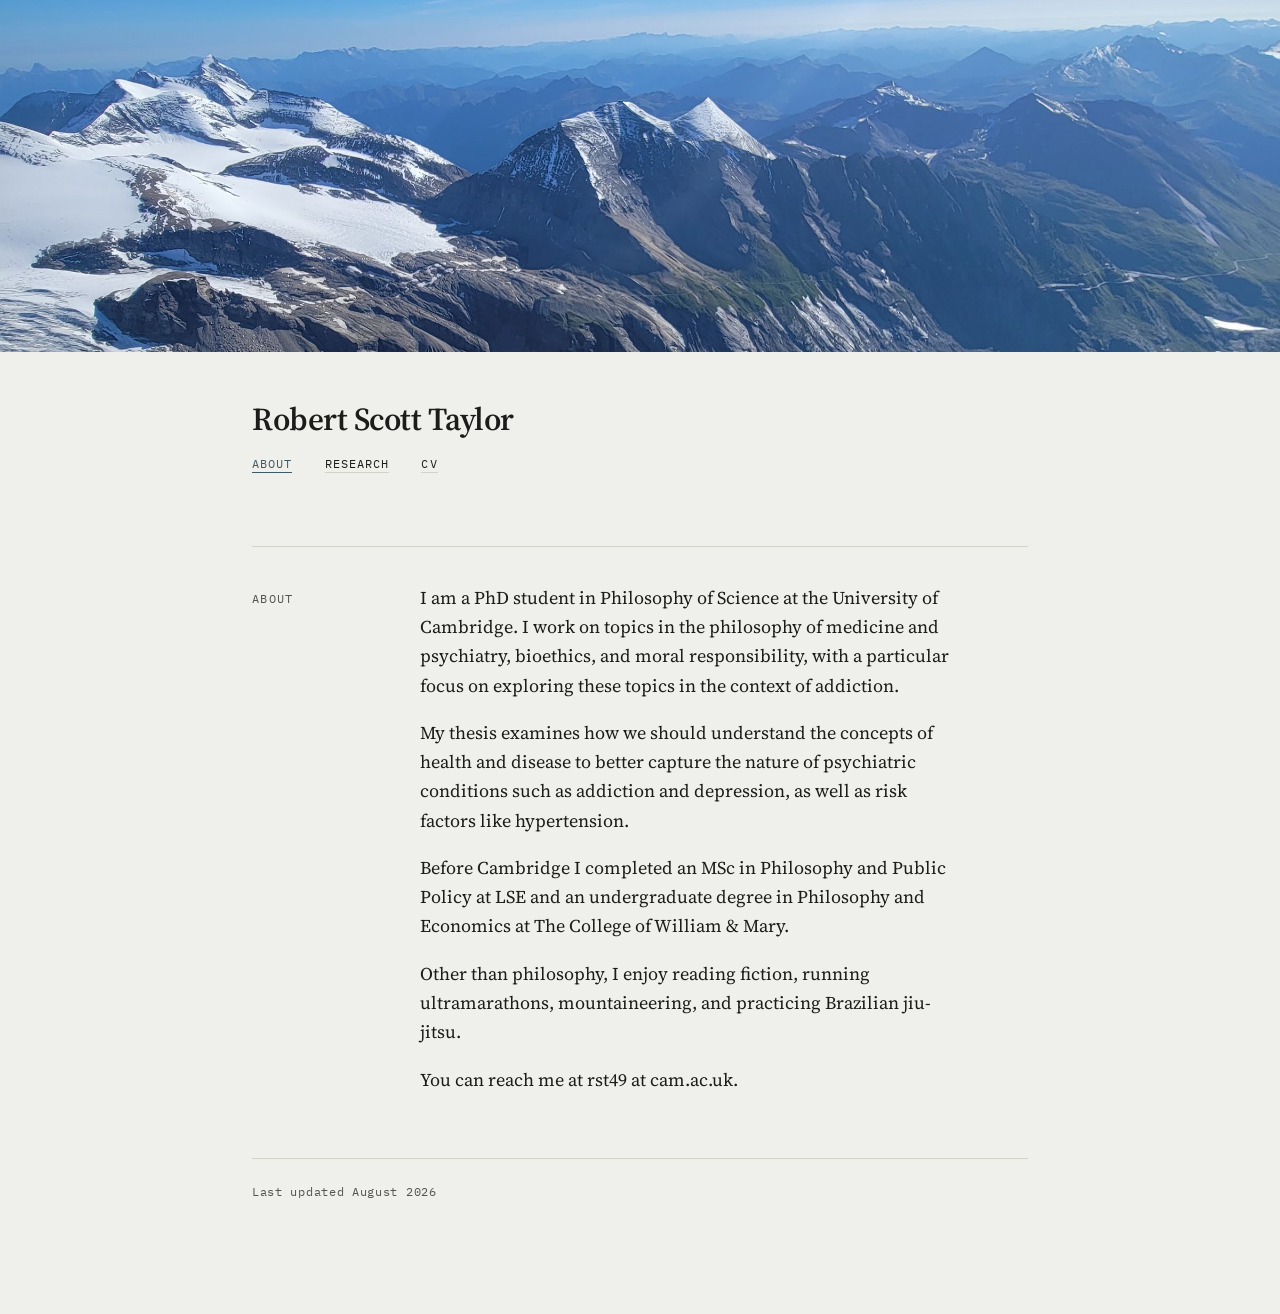
<file: index.html>
<!DOCTYPE html>
<html lang="en">
<head>
<meta charset="utf-8">
<meta name="viewport" content="width=device-width, initial-scale=1">
<title>Robert Scott Taylor</title>
<meta name="description" content="Robert Scott Taylor, PhD Student in Philosophy of Science at the University of Cambridge — philosophy of medicine, psychiatry, and addiction.">
<link rel="preconnect" href="https://fonts.googleapis.com">
<link rel="preconnect" href="https://fonts.gstatic.com" crossorigin>
<link href="https://fonts.googleapis.com/css2?family=Source+Serif+4:opsz,wght@8..60,400;8..60,600&family=IBM+Plex+Mono:wght@400;500&display=swap" rel="stylesheet">
<link rel="stylesheet" href="style.css">
</head>
<body>
<div class="page">

  <header>
    <img class="banner" src="header.jpg" alt="" onerror="this.style.display='none'">
    <h1>Robert Scott Taylor</h1>
    <nav>
      <a href="index.html" class="nav-current">About</a>
      <a href="research.html">Research</a>
      <a href="cv.html">CV</a>
      <!-- <a href="teaching.html">Teaching</a> -->
    </nav>
  </header>

  <section>
    <div class="label">About</div>
    <div>
      <p>I am a PhD student in Philosophy of Science at the University of Cambridge. I work on topics in the philosophy of medicine and psychiatry, bioethics, and moral responsibility, with a particular focus on exploring these topics in the context of addiction. </p> <p> My thesis examines how we should understand the concepts of health and disease to better capture the nature of psychiatric conditions such as addiction and depression, as well as risk factors like hypertension.</p>
      <p> Before Cambridge I completed an MSc in Philosophy and Public Policy at LSE and an undergraduate degree in Philosophy and Economics at The College of William &amp; Mary.</p>  <p>Other than philosophy, I enjoy reading fiction, running ultramarathons, mountaineering, and practicing Brazilian jiu-jitsu.</p>
      <p>You can reach me at rst49 at cam.ac.uk.</p>
    </div>
  </section>

  <footer>
    Last updated August 2026
  </footer>

</div>
</body>
</html>
</file>
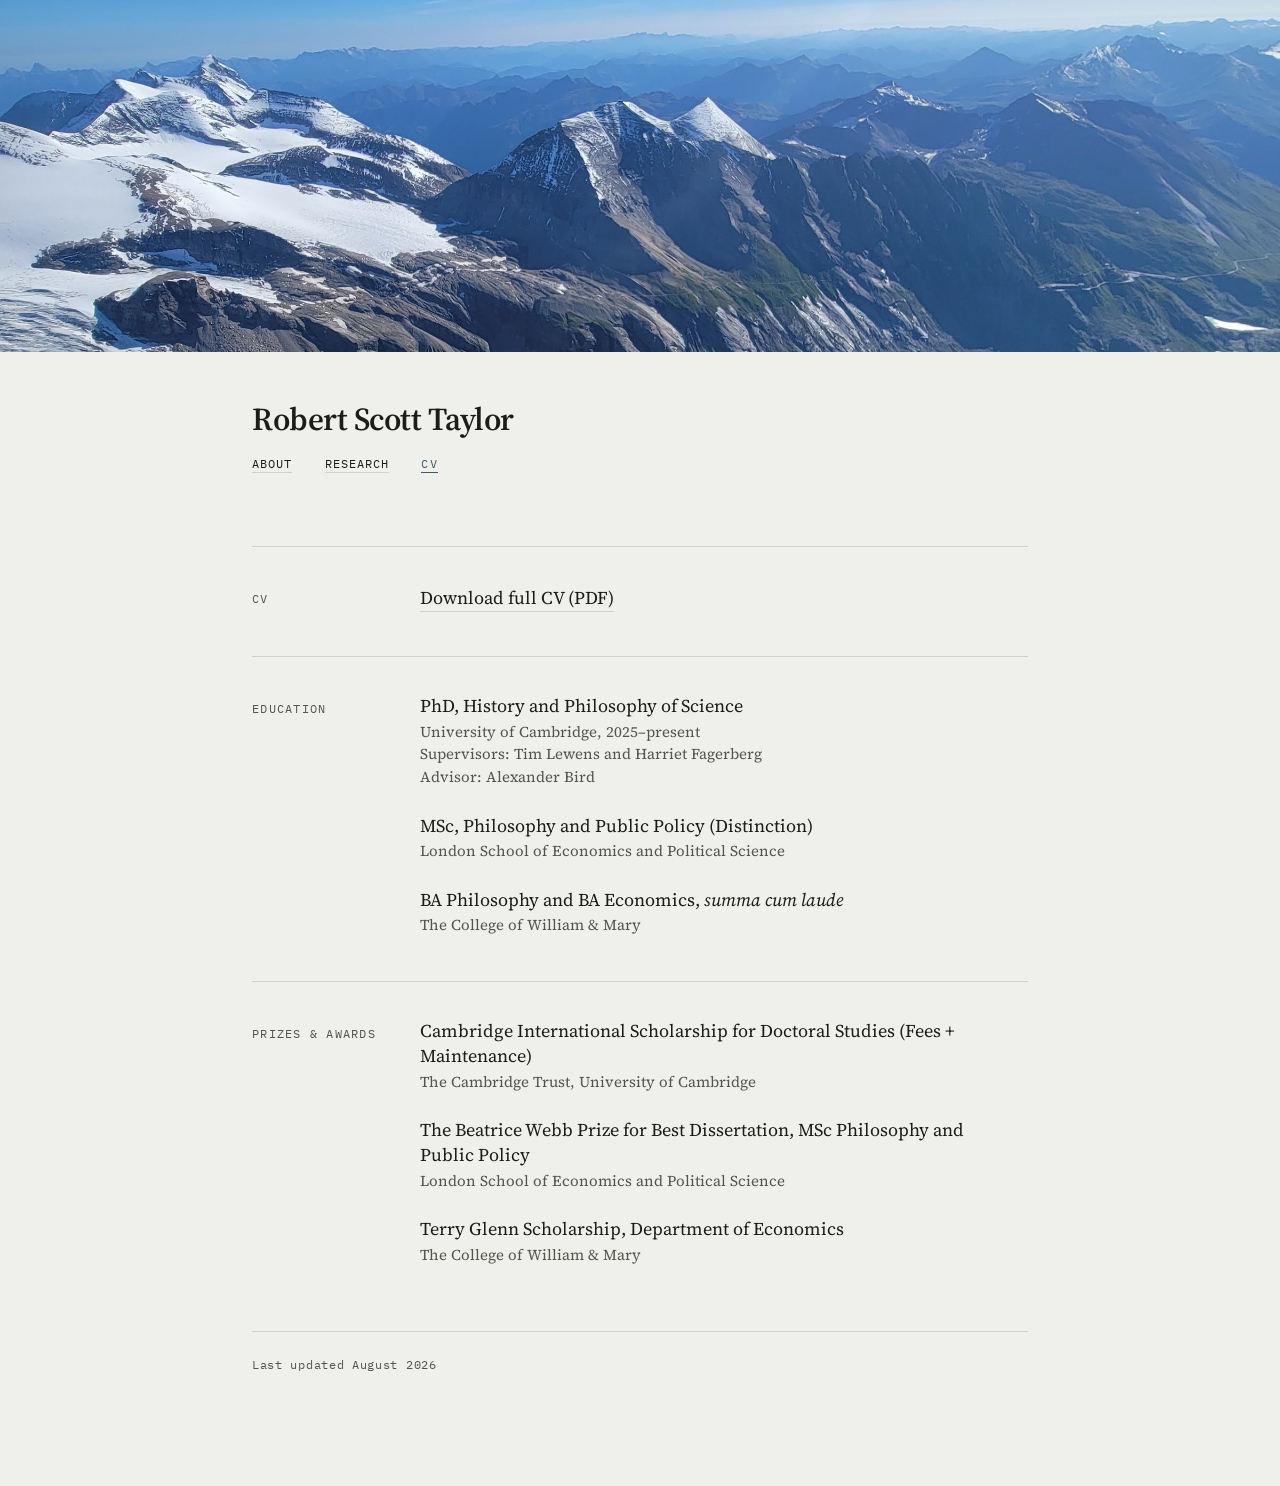
<file: cv.html>
<!DOCTYPE html>
<html lang="en">
<head>
<meta charset="utf-8">
<meta name="viewport" content="width=device-width, initial-scale=1">
<title>CV — Robert Scott Taylor</title>
<meta name="description" content="Robert Scott Taylor, PhD student in History and Philosophy of Science at the University of Cambridge, working on the philosophy of medicine, psychiatry, and addiction.">
<link rel="preconnect" href="https://fonts.googleapis.com">
<link rel="preconnect" href="https://fonts.gstatic.com" crossorigin>
<link href="https://fonts.googleapis.com/css2?family=Source+Serif+4:opsz,wght@8..60,400;8..60,600&family=IBM+Plex+Mono:wght@400;500&display=swap" rel="stylesheet">
<link rel="stylesheet" href="style.css">
</head>
<body>
<div class="page">

  <header>
    <img class="banner" src="header.jpg" alt="" onerror="this.style.display='none'">
    <h1>Robert Scott Taylor</h1>
    <nav>
      <a href="index.html">About</a>
      <a href="research.html">Research</a>
      <a href="cv.html" class="nav-current">CV</a>
      <!-- <a href="teaching.html">Teaching</a> -->
    </nav>
  </header>

  <section>
    <div class="label">CV</div>
    <div>
      <p><a href="cv.pdf">Download full CV (PDF)</a></p>
    </div>
  </section>

  <section>
    <div class="label">Education</div>
    <div>
      <div class="entry">
        <div class="entry-title">PhD, History and Philosophy of Science</div>
        <div class="entry-detail">University of Cambridge, 2025&ndash;present</div>
        <div class="entry-detail">Supervisors: Tim Lewens and Harriet Fagerberg</div>
        <div class="entry-detail">Advisor: Alexander Bird</div>
      </div>
      <div class="entry">
        <div class="entry-title">MSc, Philosophy and Public Policy (Distinction)</div>
        <div class="entry-detail">London School of Economics and Political Science</div>
      </div>
      <div class="entry">
        <div class="entry-title">BA Philosophy and BA Economics, <em>summa cum laude</em></div>
        <div class="entry-detail">The College of William &amp; Mary</div>
      </div>
    </div>
  </section>

  <section>
    <div class="label">Prizes &amp; awards</div>
    <div>
      <div class="entry">
        <div class="entry-title">Cambridge International Scholarship for Doctoral Studies (Fees + Maintenance)</div>
        <div class="entry-detail">The Cambridge Trust, University of Cambridge</div>
      </div>
      <div class="entry">
        <div class="entry-title">The Beatrice Webb Prize for Best Dissertation, MSc Philosophy and Public Policy</div>
        <div class="entry-detail">London School of Economics and Political Science</div>
      </div>
      <div class="entry">
        <div class="entry-title">Terry Glenn Scholarship, Department of Economics</div>
        <div class="entry-detail">The College of William &amp; Mary</div>
      </div>
    </div>
  </section>

  <footer>
    Last updated August 2026
  </footer>

</div>
</body>
</html>
</file>
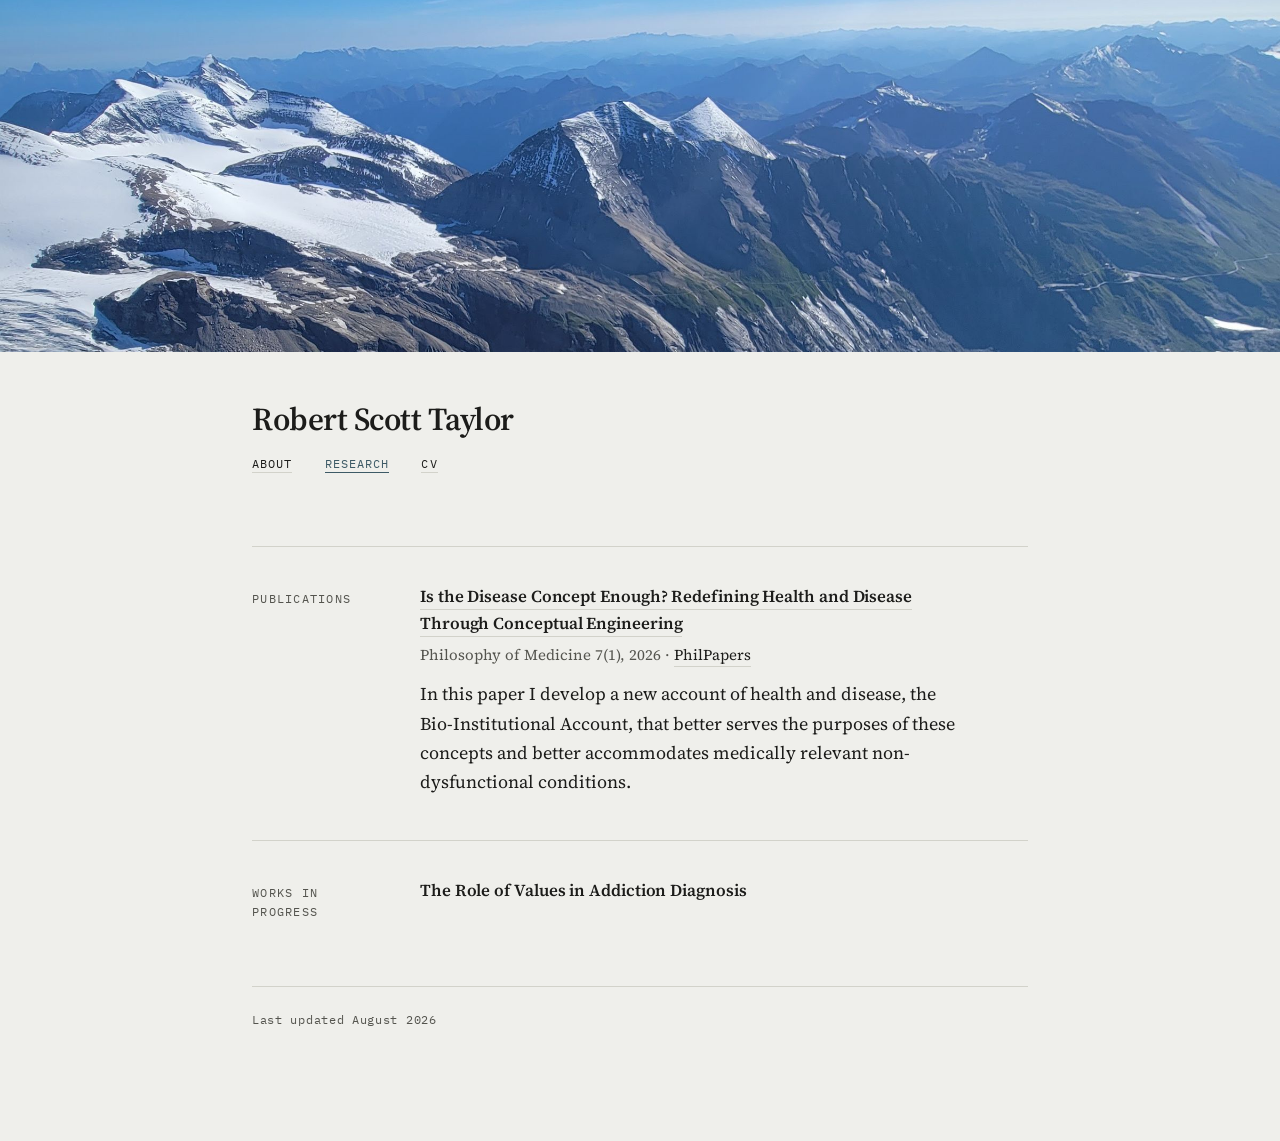
<file: research.html>
<!DOCTYPE html>
<html lang="en">
<head>
<meta charset="utf-8">
<meta name="viewport" content="width=device-width, initial-scale=1">
<title>Research — Robert Scott Taylor</title>
<meta name="description" content="Robert Scott Taylor, PhD Student in Philosophy of Science at the University of Cambridge — philosophy of medicine, psychiatry, and addiction..">
<link rel="preconnect" href="https://fonts.googleapis.com">
<link rel="preconnect" href="https://fonts.gstatic.com" crossorigin>
<link href="https://fonts.googleapis.com/css2?family=Source+Serif+4:opsz,wght@8..60,400;8..60,600&family=IBM+Plex+Mono:wght@400;500&display=swap" rel="stylesheet">
<link rel="stylesheet" href="style.css">
</head>
<body>
<div class="page">

  <header>
    <img class="banner" src="header.jpg" alt="" onerror="this.style.display='none'">
    <h1>Robert Scott Taylor</h1>
    <nav>
      <a href="index.html">About</a>
      <a href="research.html" class="nav-current">Research</a>
      <a href="cv.html">CV</a>
      <!-- <a href="teaching.html">Teaching</a> -->
    </nav>
  </header>

<section>
    <div class="label">Publications</div>
    <div>
      <h2><a href="https://doi.org/10.5195/pom.2026.228">Is the Disease Concept Enough? Redefining Health and Disease Through Conceptual Engineering</a></h2>
      <p class="meta">Philosophy of Medicine 7(1), 2026 &middot; <a href="https://philpapers.org/rec/TAYITD-2">PhilPapers</a></p>
      <p>In this paper I develop a new account of health and disease, the Bio-Institutional Account, that better serves the purposes of these concepts and better accommodates medically relevant non-dysfunctional conditions.</p>
    </div>
  </section>

  <section>
    <div class="label">Works in progress</div>
    <div>
      <h2>The Role of Values in Addiction Diagnosis</h2>
    </div>
  </section>

  <footer>
    Last updated August 2026
  </footer>

</div>
</body>
</html>
</file>
<file: style.css>
:root{
    --paper:#EFEFEB;
    --ink:#1C1C1A;
    --ink-soft:#54544E;
    --rule:#D2D2CA;
    --accent:#3D5A66;
    --measure:34rem;
  }

  *{box-sizing:border-box;}

  html{-webkit-text-size-adjust:100%;}

  body{
    margin:0;
    overflow-x:hidden;
    background:var(--paper);
    color:var(--ink);
    font-family:"Source Serif 4",Georgia,serif;
    font-size:18px;
    line-height:1.62;
    font-optical-sizing:auto;
  }

  .page{
    max-width:52rem;
    margin:0 auto;
    padding:0 1.75rem 7rem;
  }

  /* ---- masthead ---- */

  header{margin-bottom:4.5rem;}

  h1{
    font-size:2rem;
    font-weight:600;
    letter-spacing:-0.015em;
    line-height:1.2;
    margin:0 0 1rem;
  }

  nav{
    font-family:"IBM Plex Mono",ui-monospace,monospace;
    font-size:0.76rem;
    letter-spacing:0.09em;
    text-transform:uppercase;
  }

  nav a{margin-right:1.5rem;}

  /* ---- marginalia sections ---- */

  section{
    display:grid;
    grid-template-columns:8rem minmax(0,var(--measure));
    gap:2.5rem;
    padding-top:2.25rem;
    border-top:1px solid var(--rule);
    margin-top:2.75rem;
  }

  .label{
    font-family:"IBM Plex Mono",ui-monospace,monospace;
    font-size:0.72rem;
    letter-spacing:0.11em;
    text-transform:uppercase;
    color:var(--ink-soft);
    padding-top:0.45rem;
  }

  section > div > :first-child{margin-top:0;}
  section > div > :last-child{margin-bottom:0;}

  p{margin:0 0 1.15rem;}

  h2{
    font-size:1.05rem;
    font-weight:600;
    margin:2.25rem 0 0.35rem;
    letter-spacing:-0.005em;
  }

  .meta{
    font-size:0.94rem;
    color:var(--ink-soft);
    margin:0 0 0.75rem;
  }

  ul{margin:0 0 1.15rem;padding-left:1.1rem;}

  /* ---- CV entries ---- */

  .entry{margin-bottom:1.5rem;}
  .entry:last-child{margin-bottom:0;}

  .entry-title{
    line-height:1.4;
    margin-bottom:0.15rem;
  }

  .entry-detail{
    font-size:0.94rem;
    line-height:1.5;
    color:var(--ink-soft);
  }
  li{margin-bottom:0.35rem;}

  /* ---- links ---- */

  a{
    color:var(--ink);
    text-decoration:none;
    border-bottom:1px solid var(--rule);
    padding-bottom:1px;
    transition:border-color 0.15s ease,color 0.15s ease;
  }

  a:hover,a:focus-visible{
    color:var(--accent);
    border-bottom-color:var(--accent);
  }

  a:focus-visible{
    outline:2px solid var(--accent);
    outline-offset:3px;
    border-radius:1px;
  }

  /* ---- header image (optional — delete the <img> in the HTML if unwanted) ---- */

  .banner{
    width:100vw;
    margin-left:calc(50% - 50vw);
    height:22rem;
    object-fit:cover;
    object-position:center;
    display:block;
    margin-bottom:3rem;
  }

  @media (max-width:640px){
    .banner{height:11rem;margin-bottom:1.75rem;}
  }

  footer{
    margin-top:4rem;
    padding-top:1.5rem;
    border-top:1px solid var(--rule);
    font-family:"IBM Plex Mono",ui-monospace,monospace;
    font-size:0.72rem;
    letter-spacing:0.06em;
    color:var(--ink-soft);
  }

  /* ---- mobile ---- */

  @media (max-width:640px){
    body{font-size:17px;}
    .page{padding:0 1.35rem 4.5rem;}
    header{margin-bottom:3rem;}
    section{
      grid-template-columns:1fr;
      gap:0.9rem;
      padding-top:1.75rem;
      margin-top:2rem;
    }
    .label{padding-top:0;}
    nav a{display:inline-block;margin:0 1.25rem 0.4rem 0;}
  }

  @media (prefers-reduced-motion:reduce){
    *{transition:none !important;}
  }

.nav-current{
  border-bottom-color:var(--accent);
  color:var(--accent);
}
</file>
